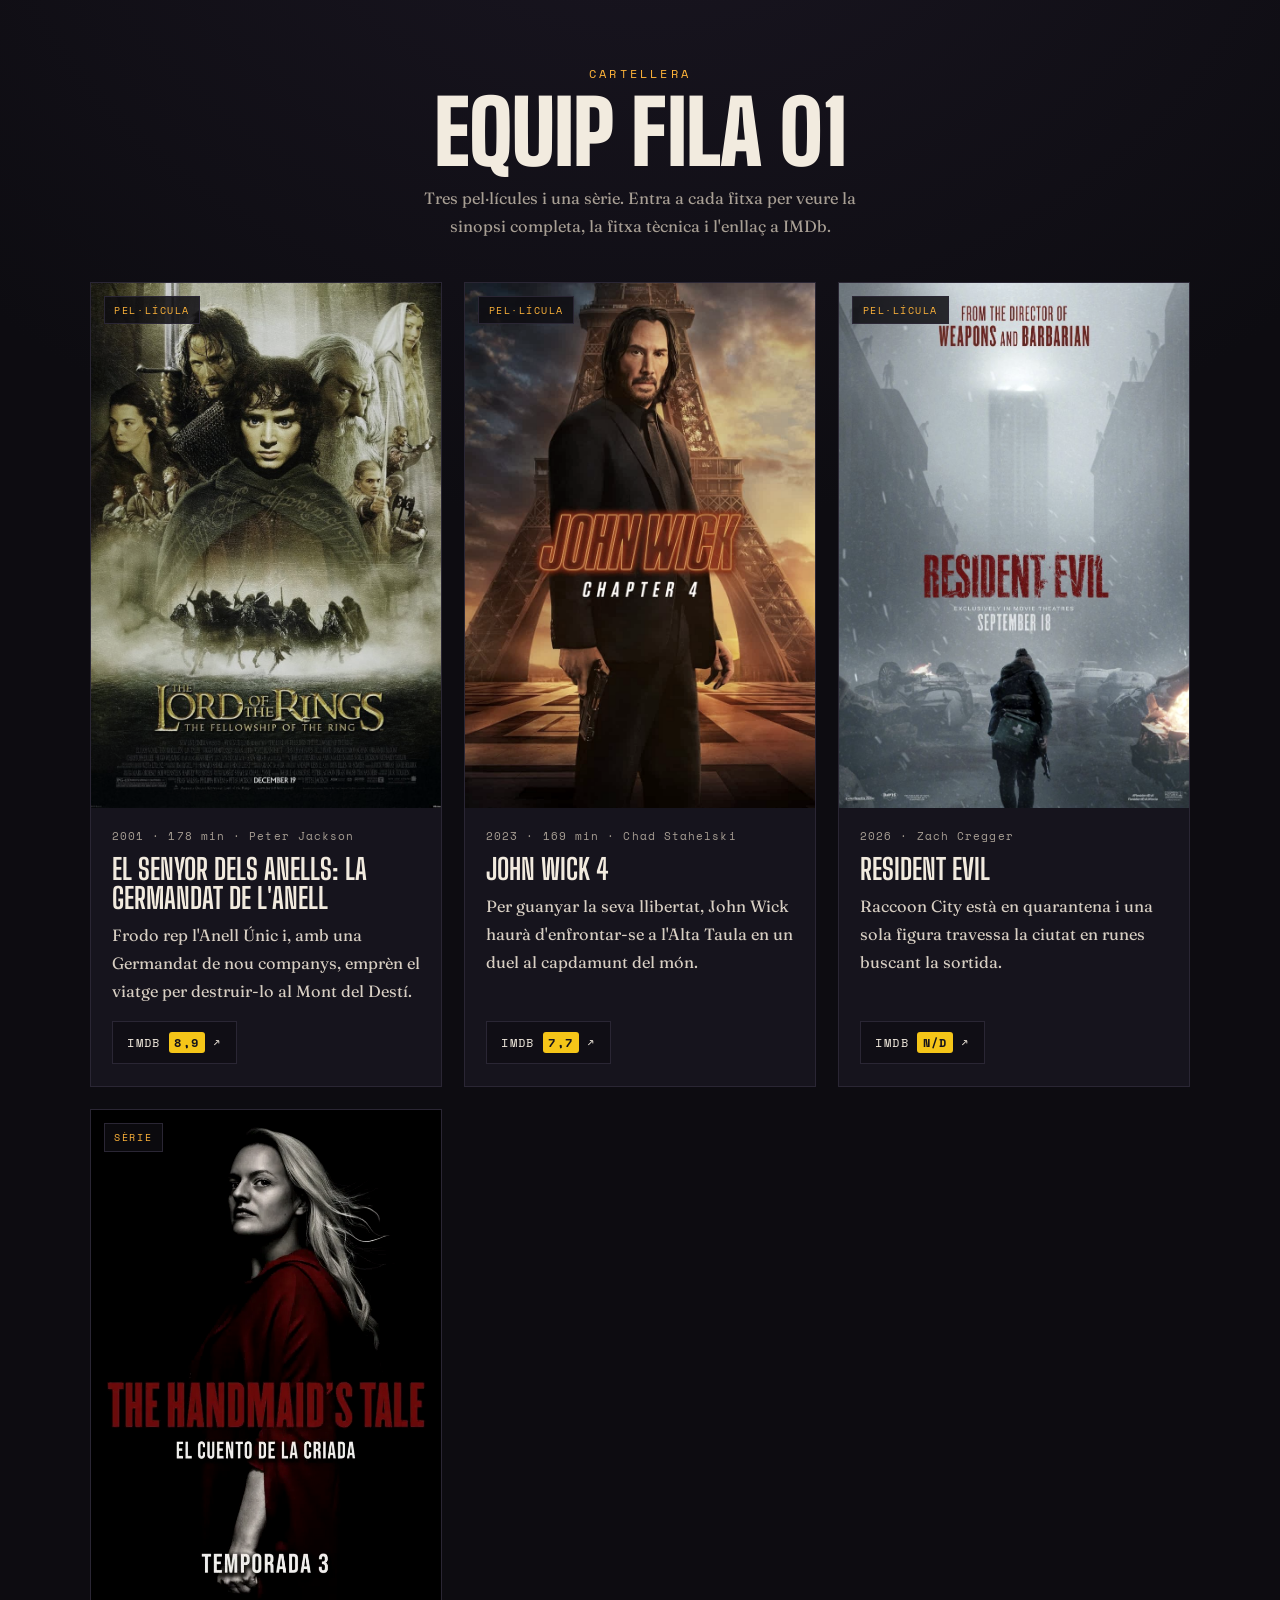
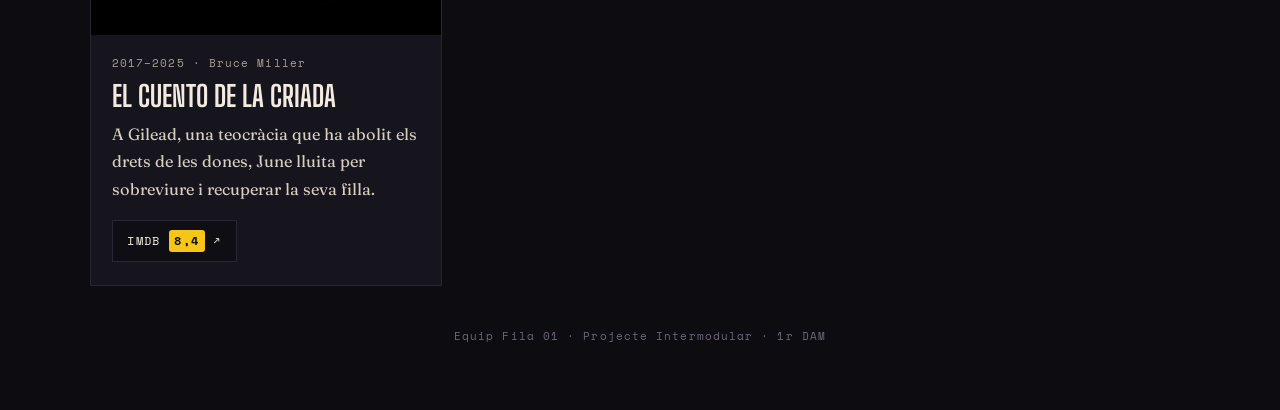
<file: index.html>
<!DOCTYPE html>
<html lang="ca">
<head>
<meta charset="UTF-8">
<meta name="viewport" content="width=device-width, initial-scale=1">
<title>Equip Fila 01 · Cartellera</title>
<link rel="preconnect" href="https://fonts.googleapis.com">
<link rel="preconnect" href="https://fonts.gstatic.com" crossorigin>
<link href="https://fonts.googleapis.com/css2?family=Big+Shoulders+Display:wght@700;900&family=Fraunces:ital,wght@0,400;0,600;1,400&family=Space+Mono:wght@400;700&display=swap" rel="stylesheet">
<link rel="stylesheet" href="css/styles.css">
</head>
<body>

<header class="head">
  <p class="kicker">Cartellera</p>
  <h1>Equip Fila 01</h1>
  <p class="intro">Tres pel·lícules i una sèrie. Entra a cada fitxa per veure la sinopsi completa, la fitxa tècnica i l'enllaç a IMDb.</p>
</header>

<main class="grid">

  <!-- 01 -->
  <article class="card">
    <a class="card-link" href="html/senyor-anells.html">
      <figure class="poster">
        <img src="img/peli1.jpg" alt="Pòster d'El Senyor dels Anells: La Germandat de l'Anell" loading="lazy">
        <span class="tag">Pel·lícula</span>
      </figure>
    </a>
    <div class="info">
      <p class="meta">2001 · 178 min · Peter Jackson</p>
      <h2><a class="card-link" href="html/senyor-anells.html">El Senyor dels Anells: La Germandat de l'Anell</a></h2>
      <p class="synopsis">Frodo rep l'Anell Únic i, amb una Germandat de nou companys, emprèn el viatge per destruir-lo al Mont del Destí.</p>
      <a class="imdb" href="https://www.imdb.com/title/tt0120737/" target="_blank" rel="noopener noreferrer">IMDb <span>8,9</span> ↗</a>
    </div>
  </article>

  <!-- 02 -->
  <article class="card">
    <a class="card-link" href="html/john-wick-4.html">
      <figure class="poster">
        <img src="img/peli2.jpg" alt="Pòster de John Wick: Chapter 4" loading="lazy">
        <span class="tag">Pel·lícula</span>
      </figure>
    </a>
    <div class="info">
      <p class="meta">2023 · 169 min · Chad Stahelski</p>
      <h2><a class="card-link" href="html/john-wick-4.html">John Wick 4</a></h2>
      <p class="synopsis">Per guanyar la seva llibertat, John Wick haurà d'enfrontar-se a l'Alta Taula en un duel al capdamunt del món.</p>
      <a class="imdb" href="https://www.imdb.com/title/tt10366206/" target="_blank" rel="noopener noreferrer">IMDb <span>7,7</span> ↗</a>
    </div>
  </article>

  <!-- 03 -->
  <article class="card">
    <a class="card-link" href="html/resident-evil.html">
      <figure class="poster">
        <img src="img/peli3.jpg" alt="Pòster de Resident Evil (2026)" loading="lazy">
        <span class="tag">Pel·lícula</span>
      </figure>
    </a>
    <div class="info">
      <p class="meta">2026 · Zach Cregger</p>
      <h2><a class="card-link" href="html/resident-evil.html">Resident Evil</a></h2>
      <p class="synopsis">Raccoon City està en quarantena i una sola figura travessa la ciutat en runes buscant la sortida.</p>
      <a class="imdb" href="https://www.imdb.com/title/tt35538033/" target="_blank" rel="noopener noreferrer">IMDb <span>n/d</span> ↗</a>
    </div>
  </article>

  <!-- 04 -->
  <article class="card">
    <a class="card-link" href="html/cuento-criada.html">
      <figure class="poster">
        <img src="img/peli4.webp" alt="Pòster d'El cuento de la criada (The Handmaid's Tale)" loading="lazy">
        <span class="tag">Sèrie</span>
      </figure>
    </a>
    <div class="info">
      <p class="meta">2017–2025 · Bruce Miller</p>
      <h2><a class="card-link" href="html/cuento-criada.html">El cuento de la criada</a></h2>
      <p class="synopsis">A Gilead, una teocràcia que ha abolit els drets de les dones, June lluita per sobreviure i recuperar la seva filla.</p>
      <a class="imdb" href="https://www.imdb.com/title/tt5834204/" target="_blank" rel="noopener noreferrer">IMDb <span>8,4</span> ↗</a>
    </div>
  </article>

</main>

<footer class="foot">Equip Fila 01 · Projecte Intermodular · 1r DAM</footer>

</body>
</html>
</file>
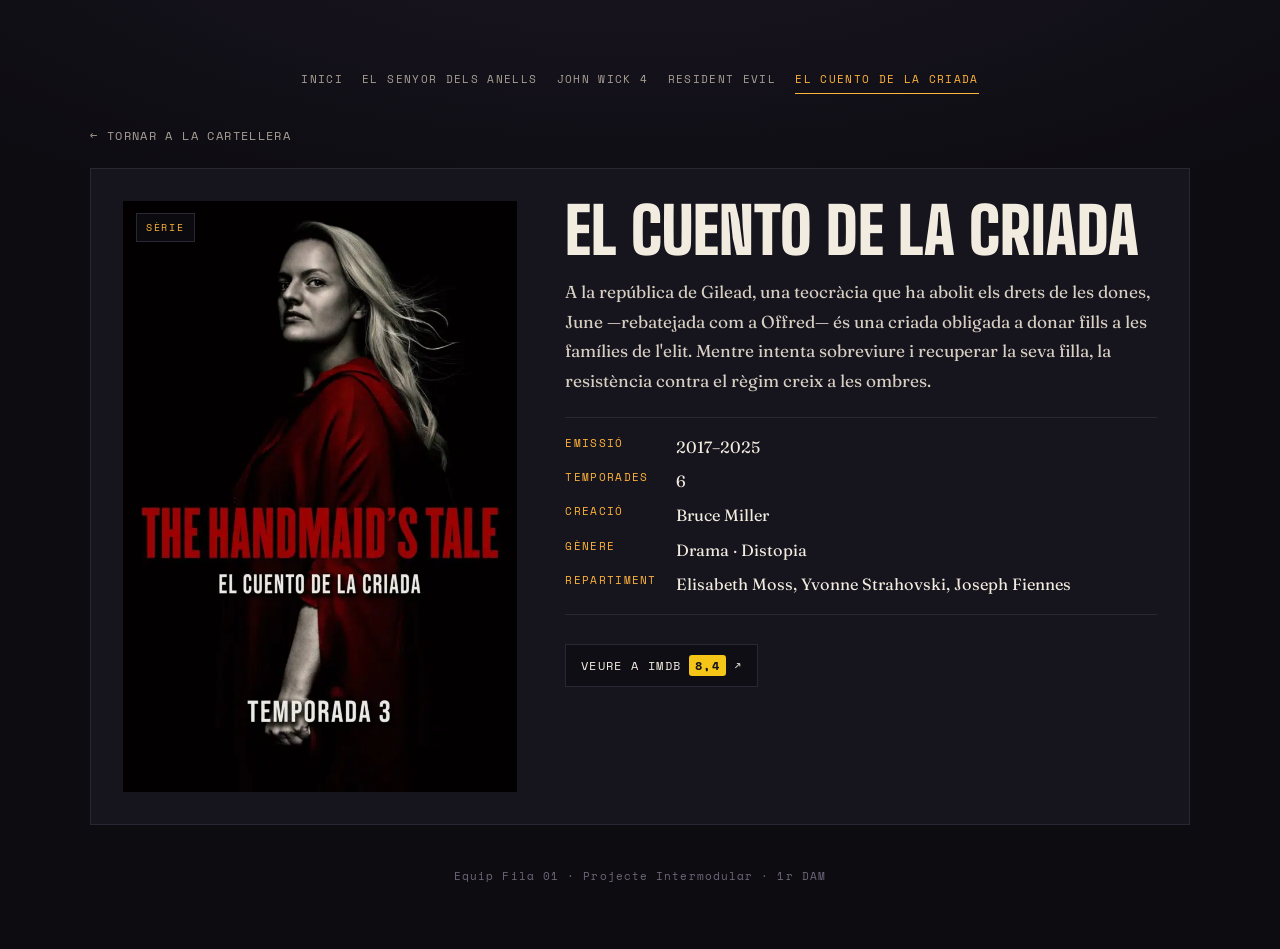
<file: html/cuento-criada.html>
<!DOCTYPE html>
<html lang="ca">
<head>
<meta charset="UTF-8">
<meta name="viewport" content="width=device-width, initial-scale=1">
<title>El cuento de la criada · Equip Fila 01</title>
<link rel="preconnect" href="https://fonts.googleapis.com">
<link rel="preconnect" href="https://fonts.gstatic.com" crossorigin>
<link href="https://fonts.googleapis.com/css2?family=Big+Shoulders+Display:wght@700;900&family=Fraunces:ital,wght@0,400;0,600;1,400&family=Space+Mono:wght@400;700&display=swap" rel="stylesheet">
<link rel="stylesheet" href="../css/styles.css">
</head>
<body>

<nav class="nav" aria-label="Títols">
    <a href="../index.html">Inici</a>
    <a href="senyor-anells.html">El Senyor dels Anells</a>
    <a href="john-wick-4.html">John Wick 4</a>
    <a href="resident-evil.html">Resident Evil</a>
    <a href="cuento-criada.html" aria-current="page">El cuento de la criada</a>
</nav>

<a class="back" href="../index.html">← Tornar a la cartellera</a>

<main class="detail">
  <figure class="poster">
    <img src="../img/peli4.webp" alt="Pòster d'El cuento de la criada (The Handmaid's Tale)">
    <span class="tag">Sèrie</span>
  </figure>
  <div class="info">
    <h1>El cuento de la criada</h1>
    <p class="synopsis">A la república de Gilead, una teocràcia que ha abolit els drets de les dones, June —rebatejada com a Offred— és una criada obligada a donar fills a les famílies de l'elit. Mentre intenta sobreviure i recuperar la seva filla, la resistència contra el règim creix a les ombres.</p>
    <dl class="facts">
      <dt>Emissió</dt><dd>2017–2025</dd>
      <dt>Temporades</dt><dd>6</dd>
      <dt>Creació</dt><dd>Bruce Miller</dd>
      <dt>Gènere</dt><dd>Drama · Distopia</dd>
      <dt>Repartiment</dt><dd>Elisabeth Moss, Yvonne Strahovski, Joseph Fiennes</dd>
    </dl>
    <a class="imdb" href="https://www.imdb.com/title/tt5834204/" target="_blank" rel="noopener noreferrer">Veure a IMDb <span>8,4</span> ↗</a>
  </div>
</main>

<footer class="foot">Equip Fila 01 · Projecte Intermodular · 1r DAM</footer>

</body>
</html>
</file>
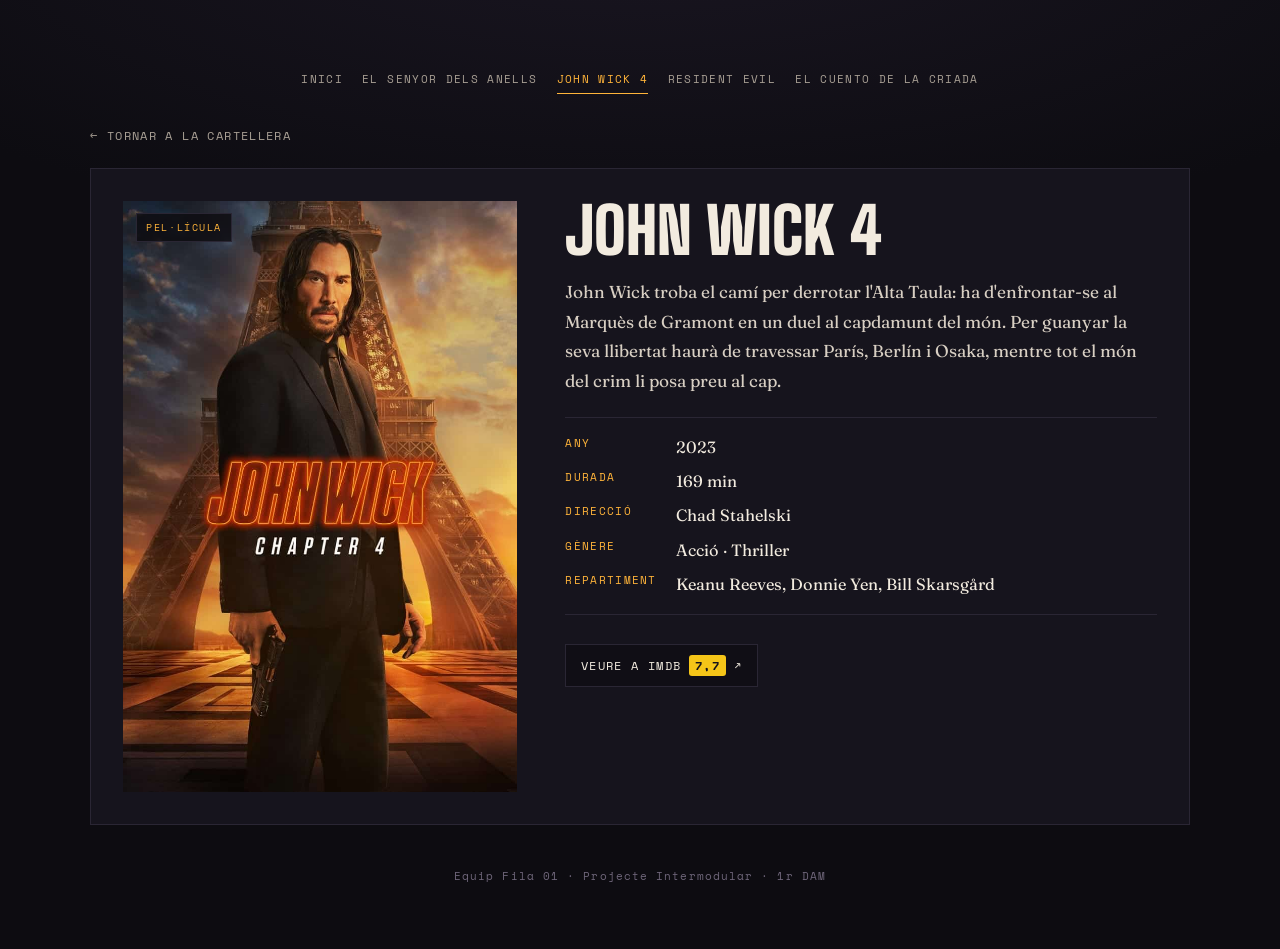
<file: html/john-wick-4.html>
<!DOCTYPE html>
<html lang="ca">
<head>
<meta charset="UTF-8">
<meta name="viewport" content="width=device-width, initial-scale=1">
<title>John Wick 4 · Equip Fila 01</title>
<link rel="preconnect" href="https://fonts.googleapis.com">
<link rel="preconnect" href="https://fonts.gstatic.com" crossorigin>
<link href="https://fonts.googleapis.com/css2?family=Big+Shoulders+Display:wght@700;900&family=Fraunces:ital,wght@0,400;0,600;1,400&family=Space+Mono:wght@400;700&display=swap" rel="stylesheet">
<link rel="stylesheet" href="../css/styles.css">
</head>
<body>

<nav class="nav" aria-label="Títols">
    <a href="../index.html">Inici</a>
    <a href="senyor-anells.html">El Senyor dels Anells</a>
    <a href="john-wick-4.html" aria-current="page">John Wick 4</a>
    <a href="resident-evil.html">Resident Evil</a>
    <a href="cuento-criada.html">El cuento de la criada</a>
</nav>

<a class="back" href="../index.html">← Tornar a la cartellera</a>

<main class="detail">
  <figure class="poster">
    <img src="../img/peli2.jpg" alt="Pòster de John Wick: Chapter 4">
    <span class="tag">Pel·lícula</span>
  </figure>
  <div class="info">
    <h1>John Wick 4</h1>
    <p class="synopsis">John Wick troba el camí per derrotar l'Alta Taula: ha d'enfrontar-se al Marquès de Gramont en un duel al capdamunt del món. Per guanyar la seva llibertat haurà de travessar París, Berlín i Osaka, mentre tot el món del crim li posa preu al cap.</p>
    <dl class="facts">
      <dt>Any</dt><dd>2023</dd>
      <dt>Durada</dt><dd>169 min</dd>
      <dt>Direcció</dt><dd>Chad Stahelski</dd>
      <dt>Gènere</dt><dd>Acció · Thriller</dd>
      <dt>Repartiment</dt><dd>Keanu Reeves, Donnie Yen, Bill Skarsgård</dd>
    </dl>
    <a class="imdb" href="https://www.imdb.com/title/tt10366206/" target="_blank" rel="noopener noreferrer">Veure a IMDb <span>7,7</span> ↗</a>
  </div>
</main>

<footer class="foot">Equip Fila 01 · Projecte Intermodular · 1r DAM</footer>

</body>
</html>
</file>
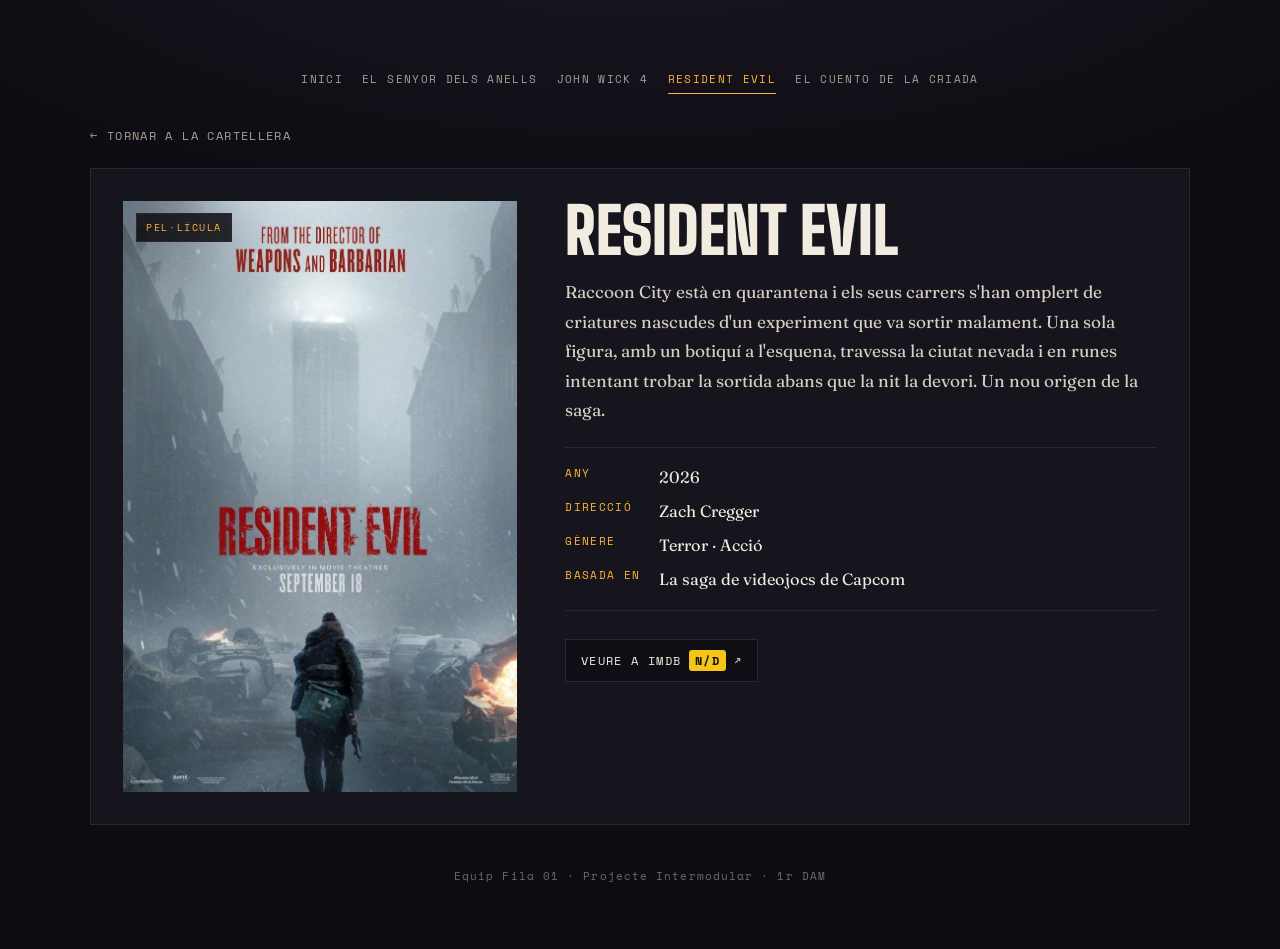
<file: html/resident-evil.html>
<!DOCTYPE html>
<html lang="ca">
<head>
<meta charset="UTF-8">
<meta name="viewport" content="width=device-width, initial-scale=1">
<title>Resident Evil · Equip Fila 01</title>
<link rel="preconnect" href="https://fonts.googleapis.com">
<link rel="preconnect" href="https://fonts.gstatic.com" crossorigin>
<link href="https://fonts.googleapis.com/css2?family=Big+Shoulders+Display:wght@700;900&family=Fraunces:ital,wght@0,400;0,600;1,400&family=Space+Mono:wght@400;700&display=swap" rel="stylesheet">
<link rel="stylesheet" href="../css/styles.css">
</head>
<body>

<nav class="nav" aria-label="Títols">
    <a href="../index.html">Inici</a>
    <a href="senyor-anells.html">El Senyor dels Anells</a>
    <a href="john-wick-4.html">John Wick 4</a>
    <a href="resident-evil.html" aria-current="page">Resident Evil</a>
    <a href="cuento-criada.html">El cuento de la criada</a>
</nav>

<a class="back" href="../index.html">← Tornar a la cartellera</a>

<main class="detail">
  <figure class="poster">
    <img src="../img/peli3.jpg" alt="Pòster de Resident Evil (2026)">
    <span class="tag">Pel·lícula</span>
  </figure>
  <div class="info">
    <h1>Resident Evil</h1>
    <p class="synopsis">Raccoon City està en quarantena i els seus carrers s'han omplert de criatures nascudes d'un experiment que va sortir malament. Una sola figura, amb un botiquí a l'esquena, travessa la ciutat nevada i en runes intentant trobar la sortida abans que la nit la devori. Un nou origen de la saga.</p>
    <dl class="facts">
      <dt>Any</dt><dd>2026</dd>
      <dt>Direcció</dt><dd>Zach Cregger</dd>
      <dt>Gènere</dt><dd>Terror · Acció</dd>
      <dt>Basada en</dt><dd>La saga de videojocs de Capcom</dd>
    </dl>
    <a class="imdb" href="https://www.imdb.com/title/tt35538033/" target="_blank" rel="noopener noreferrer">Veure a IMDb <span>n/d</span> ↗</a>
  </div>
</main>

<footer class="foot">Equip Fila 01 · Projecte Intermodular · 1r DAM</footer>

</body>
</html>
</file>
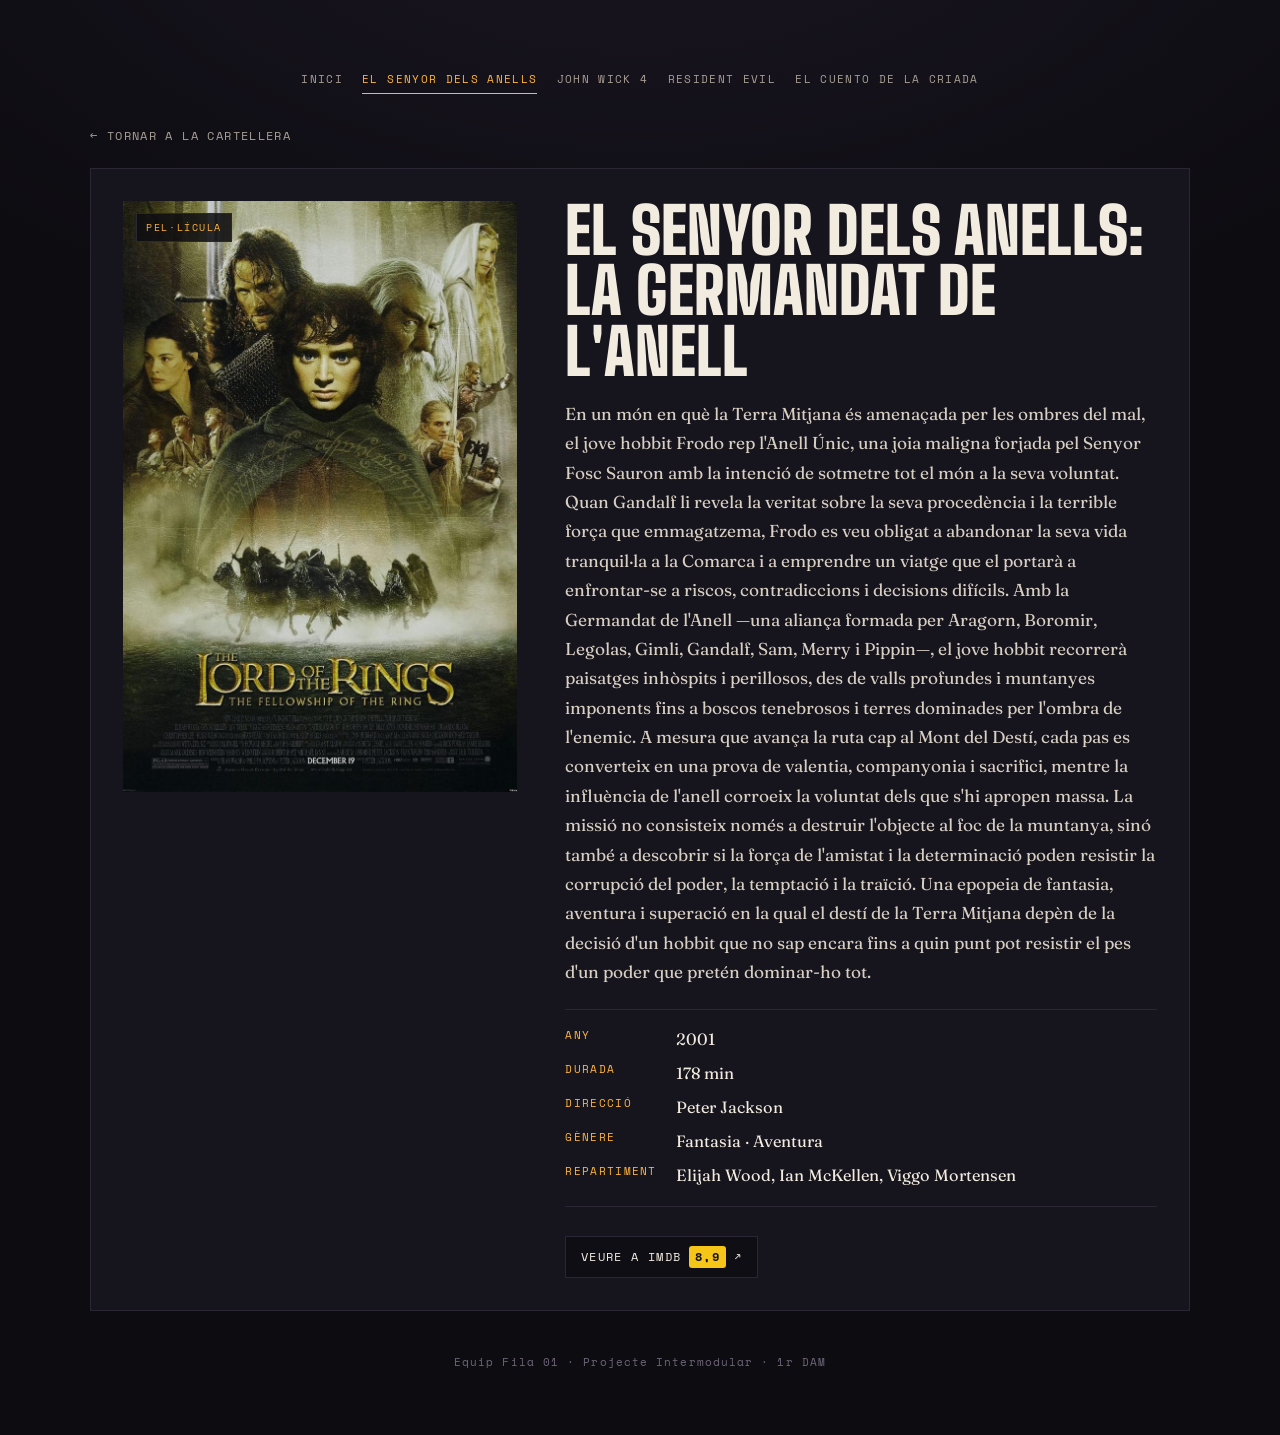
<file: html/senyor-anells.html>
<!DOCTYPE html>
<html lang="ca">
<head>
<meta charset="UTF-8">
<meta name="viewport" content="width=device-width, initial-scale=1">
<title>El Senyor dels Anells: La Germandat de l'Anell · Equip Fila 01</title>
<link rel="preconnect" href="https://fonts.googleapis.com">
<link rel="preconnect" href="https://fonts.gstatic.com" crossorigin>
<link href="https://fonts.googleapis.com/css2?family=Big+Shoulders+Display:wght@700;900&family=Fraunces:ital,wght@0,400;0,600;1,400&family=Space+Mono:wght@400;700&display=swap" rel="stylesheet">
<link rel="stylesheet" href="../css/styles.css">
</head>
<body>

<nav class="nav" aria-label="Títols">
    <a href="../index.html">Inici</a>
    <a href="senyor-anells.html" aria-current="page">El Senyor dels Anells</a>
    <a href="john-wick-4.html">John Wick 4</a>
    <a href="resident-evil.html">Resident Evil</a>
    <a href="cuento-criada.html">El cuento de la criada</a>
</nav>

<a class="back" href="../index.html">← Tornar a la cartellera</a>

<main class="detail">
  <figure class="poster">
    <img src="../img/peli1.jpg" alt="Pòster d'El Senyor dels Anells: La Germandat de l'Anell">
    <span class="tag">Pel·lícula</span>
  </figure>
  <div class="info">
    <h1>El Senyor dels Anells: La Germandat de l'Anell</h1>
    <p class="synopsis">En un món en què la Terra Mitjana és amenaçada per les ombres del mal, el jove hobbit Frodo rep l'Anell Únic, una joia maligna forjada pel Senyor Fosc Sauron amb la intenció de sotmetre tot el món a la seva voluntat. Quan Gandalf li revela la veritat sobre la seva procedència i la terrible força que emmagatzema, Frodo es veu obligat a abandonar la seva vida tranquil·la a la Comarca i a emprendre un viatge que el portarà a enfrontar-se a riscos, contradiccions i decisions difícils. Amb la Germandat de l'Anell —una aliança formada per Aragorn, Boromir, Legolas, Gimli, Gandalf, Sam, Merry i Pippin—, el jove hobbit recorrerà paisatges inhòspits i perillosos, des de valls profundes i muntanyes imponents fins a boscos tenebrosos i terres dominades per l'ombra de l'enemic. A mesura que avança la ruta cap al Mont del Destí, cada pas es converteix en una prova de valentia, companyonia i sacrifici, mentre la influència de l'anell corroeix la voluntat dels que s'hi apropen massa. La missió no consisteix només a destruir l'objecte al foc de la muntanya, sinó també a descobrir si la força de l'amistat i la determinació poden resistir la corrupció del poder, la temptació i la traïció. Una epopeia de fantasia, aventura i superació en la qual el destí de la Terra Mitjana depèn de la decisió d'un hobbit que no sap encara fins a quin punt pot resistir el pes d'un poder que pretén dominar-ho tot.</p>
    <dl class="facts">
      <dt>Any</dt><dd>2001</dd>
      <dt>Durada</dt><dd>178 min</dd>
      <dt>Direcció</dt><dd>Peter Jackson</dd>
      <dt>Gènere</dt><dd>Fantasia · Aventura</dd>
      <dt>Repartiment</dt><dd>Elijah Wood, Ian McKellen, Viggo Mortensen</dd>
    </dl>
    <a class="imdb" href="https://www.imdb.com/title/tt0120737/" target="_blank" rel="noopener noreferrer">Veure a IMDb <span>8,9</span> ↗</a>
  </div>
</main>

<footer class="foot">Equip Fila 01 · Projecte Intermodular · 1r DAM</footer>

</body>
</html>
</file>
<file: css/styles.css>
*,*::before,*::after{box-sizing:border-box}

:root{
  --bg:#0d0c11;
  --card:#16141d;
  --line:#2a2634;
  --paper:#f2ebdf;
  --dim:#a89f94;
  --amber:#ffb43a;
  --display:"Big Shoulders Display",Impact,sans-serif;
  --body:"Fraunces",Georgia,serif;
  --mono:"Space Mono",monospace;
}

body{
  margin:0;background:var(--bg);color:var(--paper);
  font-family:var(--body);line-height:1.7;font-size:1.02rem;
  padding:clamp(1.5rem,5vw,4rem);
  background-image:radial-gradient(120% 60% at 50% -10%,#1a1622,transparent 60%);
}

/* Capçalera */
.head{max-width:1100px;margin:0 auto 2.6rem;text-align:center}
.kicker{font-family:var(--mono);font-size:.72rem;letter-spacing:.28em;text-transform:uppercase;color:var(--amber);margin:0 0 .6rem}
.head h1{font-family:var(--display);font-weight:900;text-transform:uppercase;
  font-size:clamp(2.6rem,9vw,5.5rem);line-height:.9;margin:0 0 .8rem;letter-spacing:-.01em}
.intro{max-width:44ch;margin:0 auto;color:var(--dim)}

/* Graella de fitxes */
.grid{max-width:1100px;margin:0 auto;display:grid;gap:1.4rem;
  grid-template-columns:repeat(auto-fit,minmax(300px,1fr))}

.card{display:flex;flex-direction:column;background:var(--card);border:1px solid var(--line);
  overflow:hidden;transition:transform .35s ease,border-color .35s ease,box-shadow .35s ease}
.card:hover{transform:translateY(-6px);border-color:var(--amber);box-shadow:0 22px 44px rgba(0,0,0,.5)}

.poster{position:relative;margin:0}
.poster img{width:100%;aspect-ratio:2/3;object-fit:cover;display:block;
  filter:grayscale(.4) contrast(1.05);transition:filter .5s ease,transform .6s ease}
.card:hover .poster img{filter:none;transform:scale(1.05)}
.tag{position:absolute;top:.8rem;left:.8rem;font-family:var(--mono);font-size:.6rem;
  letter-spacing:.16em;text-transform:uppercase;background:rgba(13,12,17,.85);
  color:var(--amber);padding:.32rem .6rem;border:1px solid var(--line)}

.info{padding:1.2rem 1.3rem 1.4rem;display:flex;flex-direction:column;gap:.6rem;flex:1}
.meta{font-family:var(--mono);font-size:.68rem;letter-spacing:.1em;color:var(--dim);margin:0}
.info h2{font-family:var(--display);font-weight:700;text-transform:uppercase;
  font-size:1.8rem;line-height:1;margin:0}
.synopsis{color:#d8cfc3;margin:0;flex:1}

/* Enllaç IMDb */
.imdb{margin-top:.4rem;text-decoration:none;display:inline-flex;align-items:center;gap:.5rem;
  font-family:var(--mono);font-size:.72rem;letter-spacing:.12em;text-transform:uppercase;
  color:var(--paper);border:1px solid var(--line);background:#100e15;
  padding:.6rem .9rem;width:max-content;transition:background .3s,color .3s,border-color .3s}
.imdb span{background:#f5c518;color:#14121b;font-weight:700;padding:.05rem .35rem;border-radius:3px}
.imdb:hover{background:var(--amber);color:#14121b;border-color:var(--amber)}
.imdb:hover span{background:#14121b;color:#f5c518}
.imdb:focus-visible{outline:2px solid var(--amber);outline-offset:3px}

/* Enllaç de la fitxa a la pàgina de detall */
.card-link{color:inherit;text-decoration:none}
.card-link:hover h2{color:var(--amber)}
.card-link:focus-visible{outline:2px solid var(--amber);outline-offset:4px}
.more{font-family:var(--mono);font-size:.68rem;letter-spacing:.12em;text-transform:uppercase;color:var(--amber);margin:0}

/* Navegació */
.nav{max-width:1100px;margin:0 auto 2rem;display:flex;flex-wrap:wrap;gap:.4rem 1.2rem;
  justify-content:center;font-family:var(--mono);font-size:.7rem;letter-spacing:.12em;text-transform:uppercase}
.nav a{color:var(--dim);text-decoration:none;padding:.3rem 0;border-bottom:1px solid transparent;transition:color .3s,border-color .3s}
.nav a:hover,.nav a[aria-current="page"]{color:var(--amber);border-color:var(--amber)}

/* Pàgina de detall */
.detail{max-width:1100px;margin:0 auto;display:grid;gap:clamp(1.5rem,4vw,3rem);
  grid-template-columns:minmax(0,2fr) minmax(0,3fr);align-items:start;
  background:var(--card);border:1px solid var(--line);padding:clamp(1rem,3vw,2rem)}
.detail .poster img{filter:none}
.detail .info{padding:0;gap:1rem}
.detail h1{font-family:var(--display);font-weight:900;text-transform:uppercase;
  font-size:clamp(2.2rem,6vw,4rem);line-height:.95;margin:0}
.detail .synopsis{font-size:1.08rem}
.facts{display:grid;grid-template-columns:max-content 1fr;gap:.4rem 1.2rem;margin:.4rem 0;
  border-top:1px solid var(--line);border-bottom:1px solid var(--line);padding:1rem 0}
.facts dt{font-family:var(--mono);font-size:.68rem;letter-spacing:.12em;text-transform:uppercase;color:var(--amber)}
.facts dd{margin:0;color:var(--paper)}
.back{display:block;max-width:1100px;margin:0 auto 1.4rem;font-family:var(--mono);font-size:.72rem;
  letter-spacing:.12em;text-transform:uppercase;color:var(--dim);text-decoration:none}
.back:hover{color:var(--amber)}

/* Peu */
.foot{max-width:1100px;margin:2.6rem auto 0;text-align:center;
  font-family:var(--mono);font-size:.68rem;letter-spacing:.1em;color:#6f667a}

@media (max-width:600px){
  .grid{grid-template-columns:1fr}
}
@media (max-width:760px){
  .detail{grid-template-columns:1fr}
  .detail .poster{max-width:360px;margin:0 auto}
}
@media (prefers-reduced-motion:reduce){
  *{transition:none!important}
}
</file>
